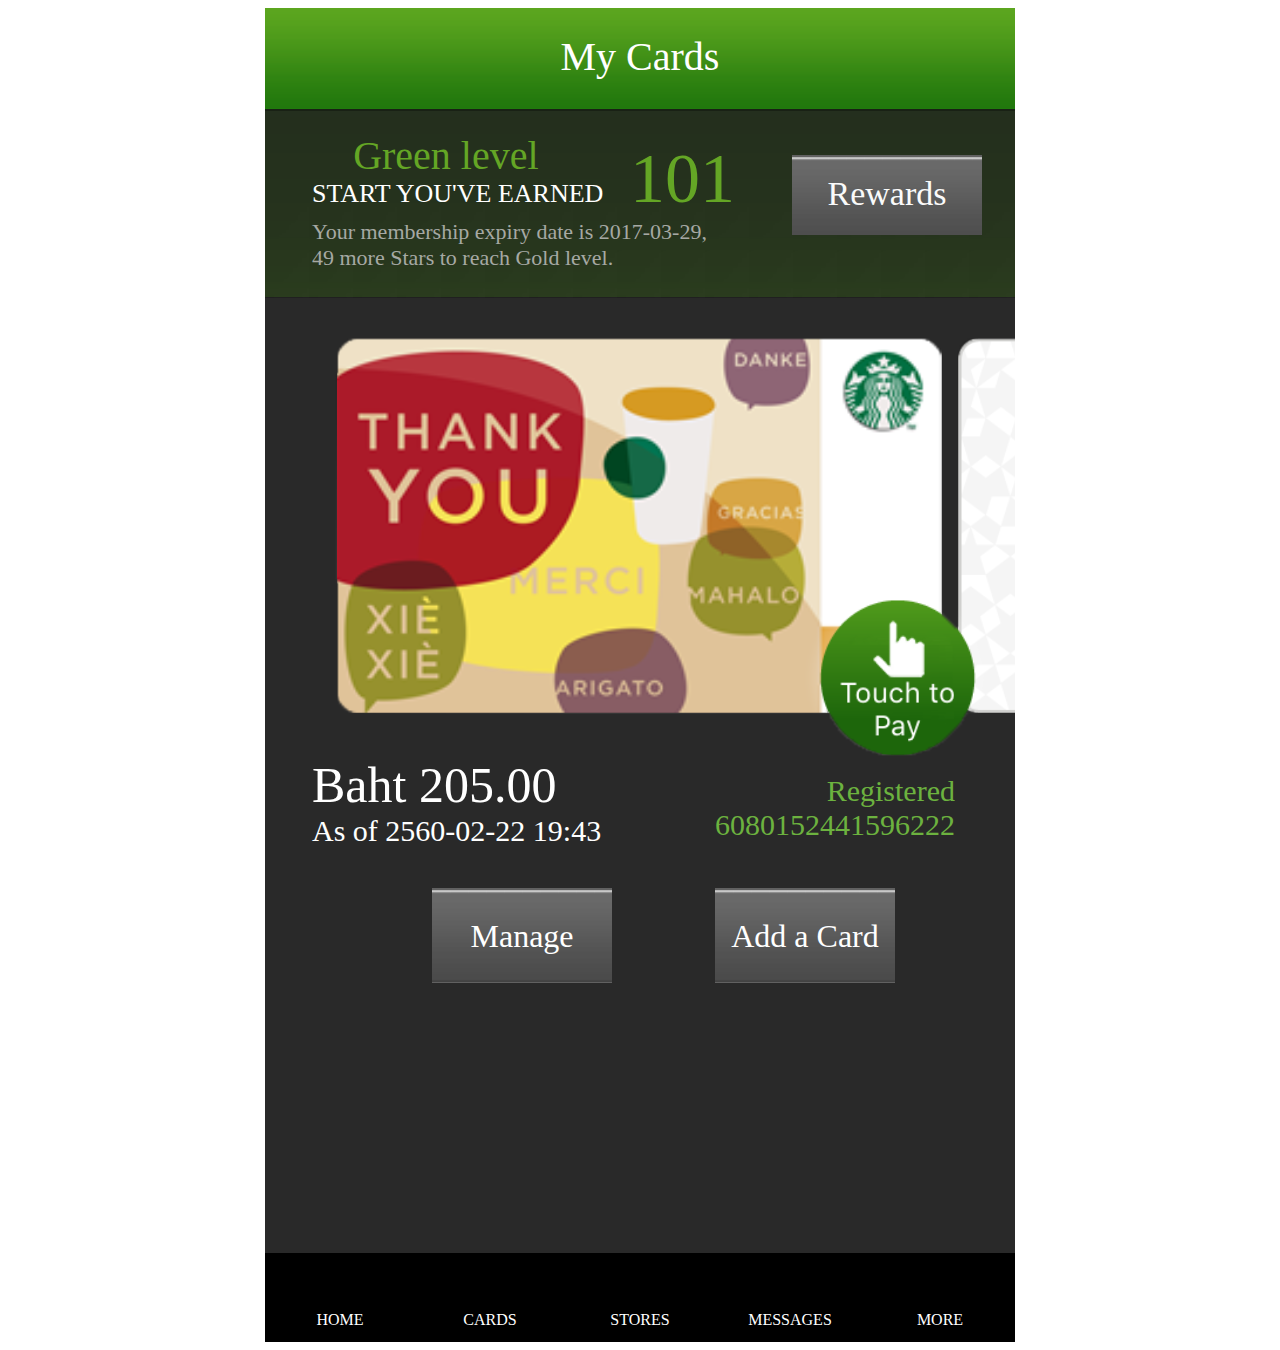
<file: starbuck/index.html>
<html>
<head>

	<title>StarBuck</title>
	<link rel="stylesheet" type="text/css" href="style.css">
</head>

<body>
	<div class="overall">
			<div class="mycard"><p>My Cards</p></div>
			<div class="greenbox"><p><fa> </fa> Green level</p>
				<div class="start">START YOU'VE EARNED <start2>101</start2></div>
				<div class="ymembership">Your membership expiry date is 2017-03-29,<br>49 more Stars to reach Gold level.
					<div class="btnreward"><btnt>Rewards</btnt></div>
				</div>
			</div>
			
			<div class="b-box">
				<div class="box-card"></div>
				<div class="text-amount">Baht 205.00
					<div class="text-asof">As of 2560-02-22 19:43
						<div class="text-regis">Registered<br>6080152441596222
						</div>
					</div>

				<div class="btn-left">Manage</div>
				<div class="btn-right">Add a Card</div>
				</div>


			<div class="menu-lise-t-box">
			<div class="li-menu01">
				<div class="icon-menu01"><fa></fa></div>
				<div class="text-menu01">HOME</div>
			</div>
			<div class="li-menu01">
				<div class="icon-menu01"><fa></fa></div>
				<div class="text-menu01">CARDS</div>
			</div>
			<div class="li-menu01">
				<div class="icon-menu01"><fa></fa></div>
				<div class="text-menu01">STORES</div>
			</div>
			<div class="li-menu01">
				<div class="icon-menu01"><fa></fa></div>
				<div class="text-menu01">MESSAGES</div>
			</div>
			<div class="li-menu01">
				<div class="icon-menu01"><fa></fa></div>
				<div class="text-menu01">MORE</div>
			</div>

		</div>
			</div>

	</div>
</body>
</html>
</file>
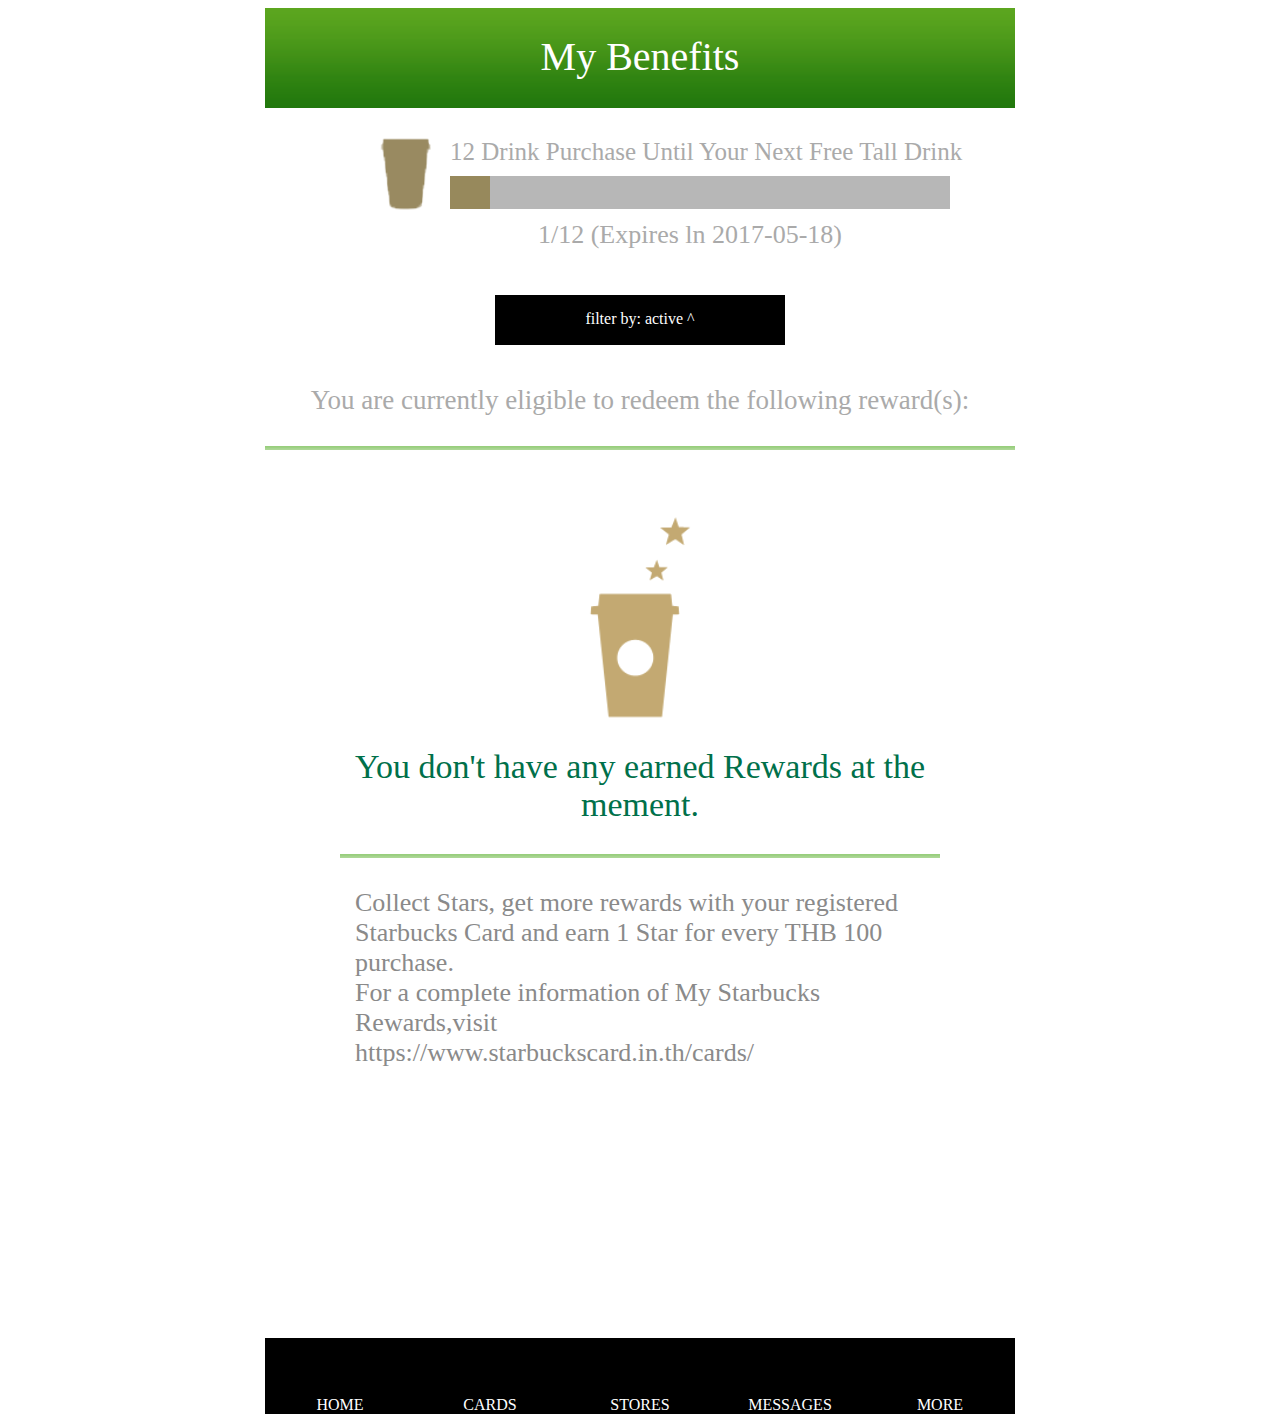
<file: starbuck/benefit.html>
<html>
<head>
	<title></title>
	<link rel="stylesheet" type="text/css" href="style.css">
</head>
<body>
	<div class="overall-benefit">
	<div class="mycard"><p>My Benefits</p></div>
	<div class="cup-01"><cuptext>12 Drink Purchase Until Your Next Free Tall Drink</cuptext>
		<div class="bar-01">
			<div class="in-bar-01"></div>
		</div>
	</div>
	<div class="expires">1/12 (Expires ln 2017-05-18)</div>
	<div class="filter-active">filter by: active ^</div>
	<div class="youare">You are currently eligible to redeem the following reward(s):</div>
	<div class="line"></div>
	<div class="acup"></div>
	<div class="youdon">You don't have any earned Rewards at the <br> mement.</div>
	<div class="line2"></div>
	<div class="text-collect">Collect Stars, get more rewards with your registered<br>Starbucks Card and earn 1 Star for every THB 100<br>purchase.<br>For a complete information of My Starbucks<br>Rewards,visit<br>https://www.starbuckscard.in.th/cards/</div>	


	<div class="menu-lise-t-box">
			<div class="li-menu01">
				<div class="icon-menu01"><fa></fa></div>
				<div class="text-menu01">HOME</div>
			</div>
			<div class="li-menu01">
				<div class="icon-menu01"><fa></fa></div>
				<div class="text-menu01">CARDS</div>
			</div>
			<div class="li-menu01">
				<div class="icon-menu01"><fa></fa></div>
				<div class="text-menu01">STORES</div>
			</div>
			<div class="li-menu01">
				<div class="icon-menu01"><fa></fa></div>
				<div class="text-menu01">MESSAGES</div>
			</div>
			<div class="li-menu01">
				<div class="icon-menu01"><fa></fa></div>
				<div class="text-menu01">MORE</div>
			</div>



	</div>



</body>
</html>
</file>
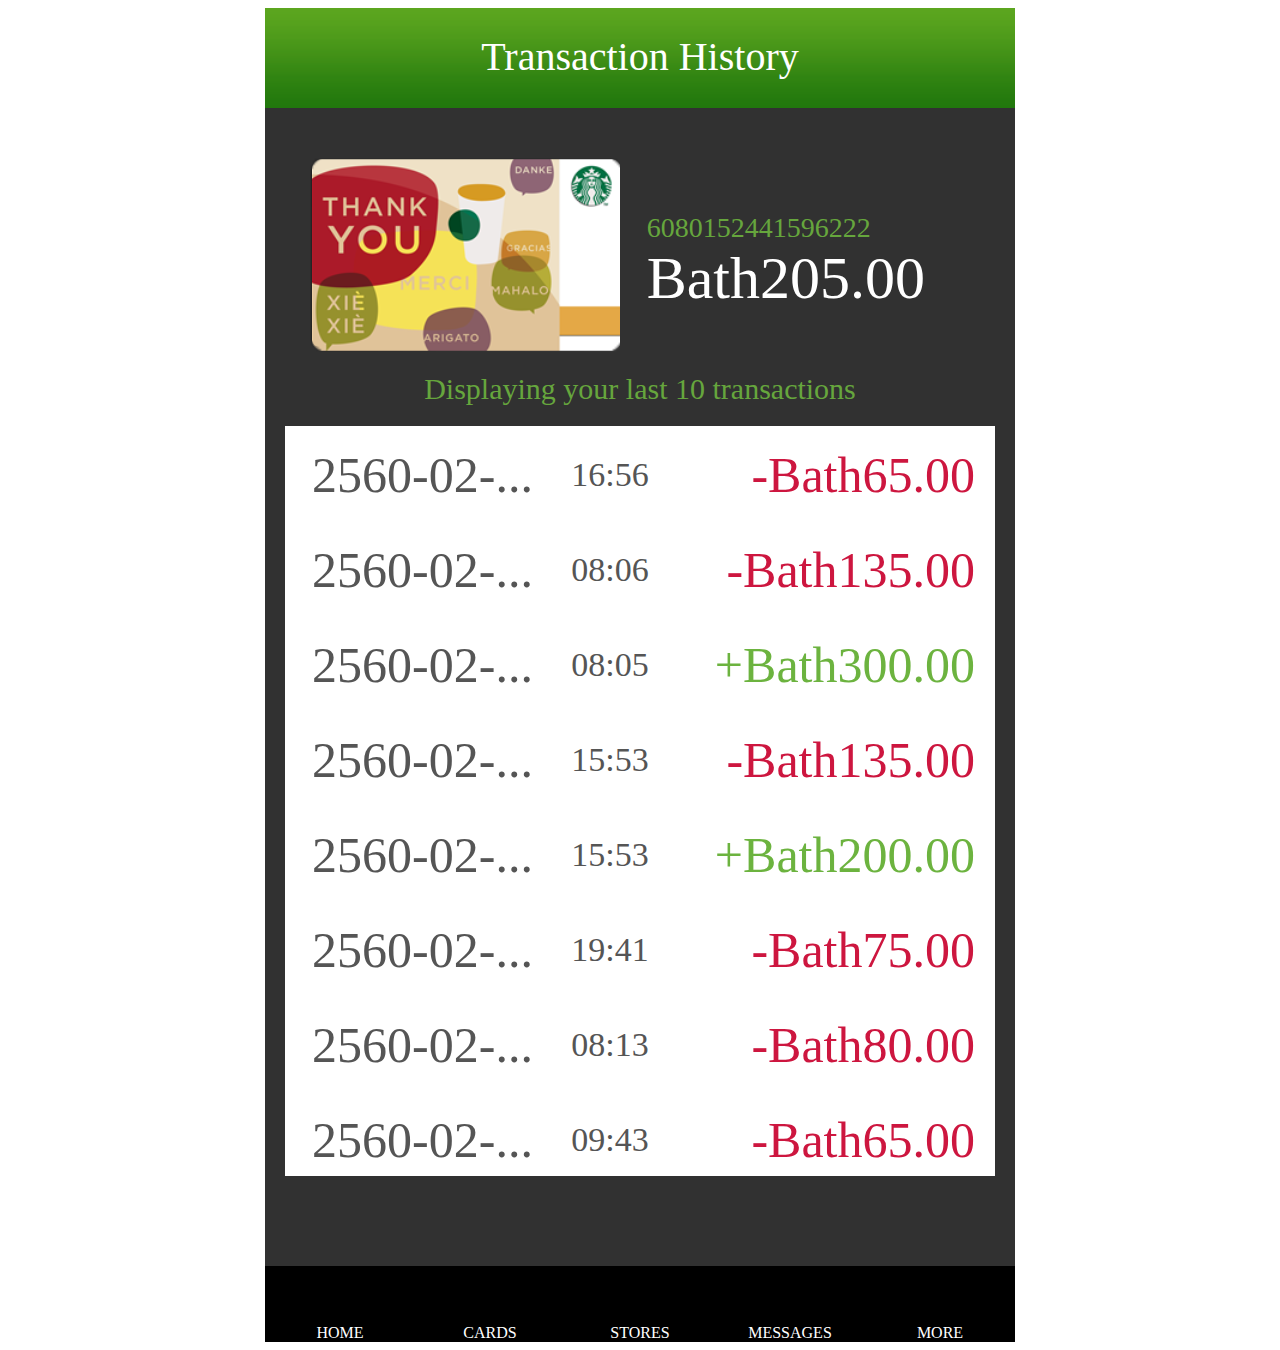
<file: starbuck/tranaction.html>
<html>
<head>
	<title></title>
	<link rel="stylesheet" type="text/css" href="style.css">
</head>
<body>
	<div class="overall-tranaction">
		<div class="head-tranaction">Transaction History</div>
		<div class="box-card01"></div>
		<div class="num-text">6080152441596222<br><numtext>Bath205.00</numtext></div>
		<div class="display-text">Displaying your last 10 transactions</div>
		<div class="box-text-all">
			<div class="text-display-inbox">
				<div class="inbox-01">2560-02-...</div>
				<div class="inbox-02">16:56</div>
				<div class="inbox-03">-Bath65.00</div>
			</div>
			<div class="text-display-inbox">
				<div class="inbox-01">2560-02-...</div>
				<div class="inbox-02">08:06</div>
				<div class="inbox-03">-Bath135.00</div>
			</div>
			<div class="text-display-inbox">
				<div class="inbox-01">2560-02-...</div>
				<div class="inbox-02">08:05</div>
				<div class="inbox-03"><colort>+Bath300.00</colort></div>
			</div>
			<div class="text-display-inbox">
				<div class="inbox-01">2560-02-...</div>
				<div class="inbox-02">15:53</div>
				<div class="inbox-03">-Bath135.00</div>
			</div>
			<div class="text-display-inbox">
				<div class="inbox-01">2560-02-...</div>
				<div class="inbox-02">15:53</div>
				<div class="inbox-03"><colort>+Bath200.00</colort></div>
			</div>
			<div class="text-display-inbox">
				<div class="inbox-01">2560-02-...</div>
				<div class="inbox-02">19:41</div>
				<div class="inbox-03">-Bath75.00</div>
			</div>
			<div class="text-display-inbox">
				<div class="inbox-01">2560-02-...</div>
				<div class="inbox-02">08:13</div>
				<div class="inbox-03">-Bath80.00</div>
			</div>
			<div class="text-display-inbox">
				<div class="inbox-01">2560-02-...</div>
				<div class="inbox-02">09:43</div>
				<div class="inbox-03">-Bath65.00</div>
			</div>

		</div>


		<div class="menu-lise-t-box-tran">
			<div class="li-menu01">
				<div class="icon-menu01"><fa></fa></div>
				<div class="text-menu01">HOME</div>
			</div>
			<div class="li-menu01">
				<div class="icon-menu01"><fa></fa></div>
				<div class="text-menu01">CARDS</div>
			</div>
			<div class="li-menu01">
				<div class="icon-menu01"><fa></fa></div>
				<div class="text-menu01">STORES</div>
			</div>
			<div class="li-menu01">
				<div class="icon-menu01"><fa></fa></div>
				<div class="text-menu01">MESSAGES</div>
			</div>
			<div class="li-menu01">
				<div class="icon-menu01"><fa></fa></div>
				<div class="text-menu01">MORE</div>
			</div>


	</div>

</body>
</html>
</file>
<file: starbuck/style.css>
fa {
						font-family: 'FontAwesome';
					}
					p {
						padding: 0;
						margin: 0;
					}
					.overall {
						width: 750px;
						height: 1334;
						background-color: #000;
						margin: 0 auto;
					}
					.overall-benefit {
						width: 750px;
						height: 1334;
						background-color: #fff;
						margin: 0 auto;
					}
					.mycard p {
						font-size: 40px;
						color: #fff;
						padding-top: 25px;
					}
					.mycard {
						width: 750px;
						height: 100px;
						text-align: center;
						background-image: url('image/mcardbg.png');

					}
					.greenbox {
						background-image: url('image/greenbg.png');
						width: 750px;
						height: 190px; 
					}
					.greenbox p {
						font-size: 40px;
						color: #64a625;
						text-align: left;
						padding-left: 47px;
						padding-top: 24px;
					}
					.start {
						width: 500px;
					}
					.start  {
						font-size: 26px;
						color: #fff;
						padding-left: 47px;
						padding-top: 10px;
						margin-top: -50px;

					}
					start2 {
						font-size: 70px;
						color: #64a625;
						padding-left: 20px;

					}
					.ymembership {
						font-size: 22px;
						color: #a6a9a4;
						padding-left: 47px;
						width: 700px;
					}
					.btnreward {
						background-image: url('image/bgbtn.png');
						width: 190px;
						height: 60px;
						text-align: center;
						float: right;
						margin-right: 30px;
						margin-top: -90px;
						padding-top: 20px;
						color: #fafafa;
						font-size: 34px;
					}
					.b-box {
						background-color: #292929;
						width: 750px;
						height: 1000px;
					}
					.box-card {
						background-image: url('image/cardm.png');
						float: right;
						width: 680px;
						height: 418px;
						background-repeat: no-repeat;
						margin-top: 40px;
					}
					.text-amount {
						font-size: 50px;
						color: #fff;
						margin-left: 47px;
						width: 703px;
					}
					.text-asof {
						font-size: 30px;
						color: #fff;
					}
					.text-regis {
						color: #6cb23f;
						font-size: 30px;
						float: right;
						margin-top: -40px;
						padding-right: 60px;
						text-align: right;
					}
					.btn-left {
						background-image: url('image/bgbtn.png');
						width: 180px;
						height: 65px;
						margin-left: 120px;
						margin-top: 40px;
						font-size: 32px;
						text-align: center;
						padding-top: 30px;
					}
					.btn-right {
						background-image: url('image/bgbtn.png');
						width: 180px;
						height: 65px;
						float: right;
						margin-top: -95px;
						margin-right: 120px;
						font-size: 32px;
						text-align: center;
						padding-top: 30px;
					}
					.menu-lise-t-box {

						margin-top: 270px;

					}
					.menu-lise-t-box-tran {
						margin-top: 90px;
					}
					.icon-menu01 {
						text-align: center;
						color: #fff;
						font-size: 50px;
						background-color: #000;

					}
					.text-menu01 {
						text-align: center;
						background-color: #000;

					}
					.li-menu01 {
						float: left;
						width: 150px;
						color: #fff;
					}
					.cup-01 {
						background-image: url('image/coffe.png');
						width: 52px;
						height: 72px;
						margin-left: 115px;
						margin-top: 30px;
						color: #fff;
						width: 750px;
						background-repeat: no-repeat;
				
					}
					cuptext {
						color: #fff;
						margin-left: 70px;
						font-size: 25px;
						color: #aaaaaa;
						font-size: 25px;
					}
					.bar-01 {
						width: 500px;
						height: 33px;
						background-color: #b7b7b7;
						margin-left: 70px;
						margin-top: 10px;
					}
					.in-bar-01 {
						width: 40px;
						height: 33px;
						background-color: #97895c;
						float: left;
					}
					.expires {
						color: #aaaaaa;
						text-align: center;
						margin-top: 10px;
						margin-left: 100px;
						font-size: 26px;
					}
					.filter-active {
						background-color: #000;
						color: #fff;
						width: 290px;
						height: 35px;
						margin: 0 auto;
						text-align: center;
						padding-top: 15px;
						margin-top: 45px;
					}
					.youare {
						text-align: center;
						color: #aaaaaa;
						font-size: 27px;
						margin-top: 40px;
					}
					.line {
						background-image: url('image/line.png');
						width: 750px;
						height: 4px;
						margin-top: 30px;
					}
					.line2 {
						background-image: url('image/line.png');
						width: 600px;
						height: 4px;
						margin: 0 auto;
					}
					.acup {
						background-image: url('image/acup.png');
						width: 102px;
						height: 201px;
						margin: 0 auto;
						margin-top: 67px;
					}
					.youdon {
						text-align: center;
						color: #00704a;
						font-size: 34px;
						margin-top: 30px;
						margin-bottom: 30px;
					}
					.text-collect {
						color: #8a8a8a;
						margin-top:30px;
						margin-left: 90px;
						font-size: 26px;
					}
					.overall-tranaction {
						width: 750px;
						height: 1334px;
						background-color: #313131;
						margin: 0 auto;
					}
					.head-tranaction {	
						width: 750px;
						height: 75px;
						text-align: center;
						background-image: url('image/mcardbg.png');
						font-size: 40px;
						color: #fff;
						padding-top: 25px;		
					}
					.box-card01 {
						background-image: url('image/card-02.png');
						width: 310px;
						height: 194px;
						margin-left: 45px;
						margin-top: 50px;
					}
					.num-text {
						color: #66a63d;
						font-size: 28px;
						float: right;
						margin-top: -140px;
						margin-right: 90px;
					}
					numtext {
						font-size: 60px;
						color: #fff;
					}
					.display-text{
						color: #66a63d;
						font-size: 30px;
						text-align: center;
						margin-top: 20px;
					}
					.box-text-all {
						width: 710px;
						height: 750px;
						background-color: #fff;
						margin: 0 auto;
						margin-top: 20px;
					}
					.text-display-inbox{
						width: 710px;
						height: 95px;
					}
					.inbox-01{
						width: 235px;
						height: 75px;
						color: #555555;
						float: left;
						text-align: center;
						padding-top: 20px;
						font-size: 50px;
						margin-left: 20px;
					}
					.inbox-02{
						width: 100px;
						height: 65px;
						color: #555555;
						float: left;
						text-align: center;
						padding-top: 30px;
						font-size: 34px;
						margin-left: 20px;
					}
					.inbox-03{
						width: 290px;
						height: 75px;
						color: #555555;
						float: right;
						text-align: right;
						padding-top: 20px;
						font-size: 50px;
						color: #cd163f;
						margin-right: 20px;
					}
					colort {
						color: #6cb33f;
					}
</file>
